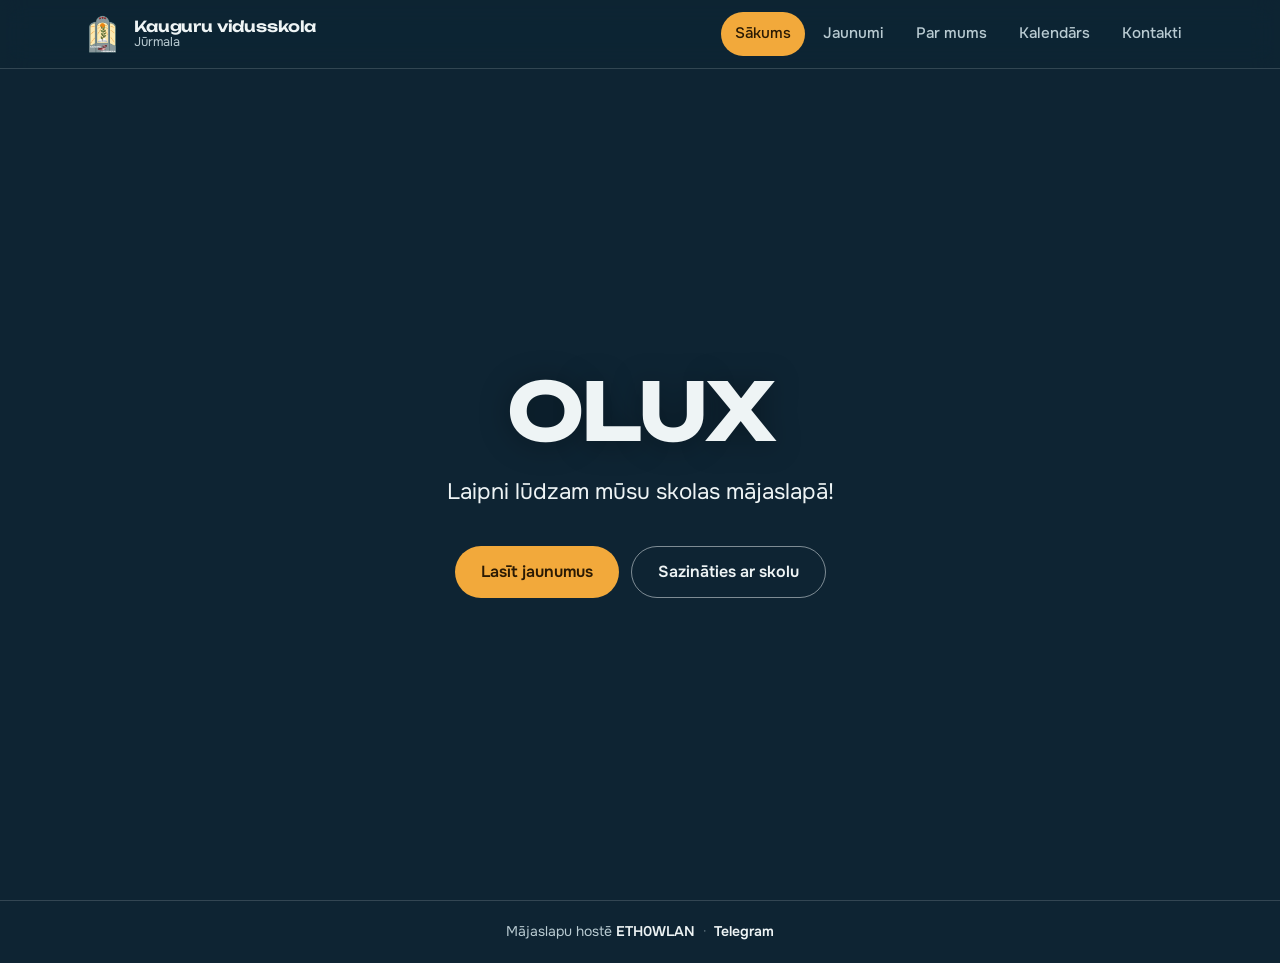
<file: index.html>
<!DOCTYPE html>
<html lang="lv">
<head>
  <meta charset="UTF-8">
  <meta name="viewport" content="width=device-width, initial-scale=1, viewport-fit=cover">
  <title>Jūrmalas Kauguru vidusskola</title>
  <meta name="description" content="Jūrmalas Kauguru vidusskolas mājaslapa: jaunumi, informācija par skolu, kalendārs un kontakti.">
  <meta name="theme-color" content="#0E2433">
  <meta name="mobile-web-app-capable" content="yes">
  <meta name="apple-mobile-web-app-capable" content="yes">
  <meta name="apple-mobile-web-app-status-bar-style" content="black-translucent">
  <meta name="apple-mobile-web-app-title" content="KVS">
  <meta name="format-detection" content="telephone=no">
  <link rel="manifest" href="manifest.webmanifest">
  <link rel="icon" href="logo.png">
  <link rel="apple-touch-icon" href="logo.png">

  <link rel="preconnect" href="https://fonts.googleapis.com">
  <link rel="preconnect" href="https://fonts.gstatic.com" crossorigin>
  <link rel="stylesheet" href="https://fonts.googleapis.com/css2?family=Onest:wght@400;500;600;700&family=Unbounded:wght@500;600;700&display=swap">
  <link rel="stylesheet" href="style.css">
</head>

<body class="home">
  <a class="skip-link" href="#saturs">Pāriet uz saturu</a>
  <img src="kgvsk.png" alt="" class="bg-image">

  <header class="site-header">
    <div class="header-inner">
      <a class="brand" href="index.html" aria-label="Jūrmalas Kauguru vidusskola – sākums">
        <img src="logo.png" alt="" width="38" height="38">
        <span>Kauguru vidusskola<small>Jūrmala</small></span>
      </a>

      <nav class="nav" aria-label="Galvenā navigācija">
        <ul>
        <li><a href="index.html" aria-current="page"><svg viewBox="0 0 24 24" fill="none" stroke="currentColor" stroke-width="1.8" stroke-linecap="round" stroke-linejoin="round" aria-hidden="true"><path d="M3 10.5 12 3l9 7.5V20a1 1 0 0 1-1 1h-5v-6h-6v6H4a1 1 0 0 1-1-1z"/></svg><span>Sākums</span></a></li>
        <li><a href="jaunumi.html"><svg viewBox="0 0 24 24" fill="none" stroke="currentColor" stroke-width="1.8" stroke-linecap="round" stroke-linejoin="round" aria-hidden="true"><rect x="3" y="4" width="18" height="16" rx="2"/><path d="M7 8.5h10M7 12h10M7 15.5h6"/></svg><span>Jaunumi</span></a></li>
        <li><a href="info.html"><svg viewBox="0 0 24 24" fill="none" stroke="currentColor" stroke-width="1.8" stroke-linecap="round" stroke-linejoin="round" aria-hidden="true"><circle cx="12" cy="12" r="9"/><path d="M12 11v5.5M12 7.6v.1"/></svg><span>Par mums</span></a></li>
        <li><a href="kalendars.html"><svg viewBox="0 0 24 24" fill="none" stroke="currentColor" stroke-width="1.8" stroke-linecap="round" stroke-linejoin="round" aria-hidden="true"><rect x="3" y="5" width="18" height="16" rx="2"/><path d="M3 10h18M8 3v4M16 3v4"/></svg><span>Kalendārs</span></a></li>
        <li><a href="kon.html"><svg viewBox="0 0 24 24" fill="none" stroke="currentColor" stroke-width="1.8" stroke-linecap="round" stroke-linejoin="round" aria-hidden="true"><path d="M5 4h3.5l2 5-2.4 1.6a11 11 0 0 0 5.3 5.3L15 13.5l5 2V19a2 2 0 0 1-2 2A15 15 0 0 1 3 6a2 2 0 0 1 2-2z"/></svg><span>Kontakti</span></a></li>
        </ul>
      </nav>
    </div>
  </header>

  <main id="saturs">
    <section class="hero">
      <div class="container">
        <h1>OLUX</h1>
        <p class="fx-smear">
          <span class="sr-only">OLUX</span>
          <span aria-hidden="true"><span class="w"><b style="--i:0">L</b><b style="--i:1">a</b><b style="--i:2">i</b><b style="--i:3">p</b><b style="--i:4">n</b><b style="--i:5">i</b></span> <span class="w"><b style="--i:7">l</b><b style="--i:8">ū</b><b style="--i:9">d</b><b style="--i:10">z</b><b style="--i:11">a</b><b style="--i:12">m</b></span> <span class="w"><b style="--i:14">m</b><b style="--i:15">ū</b><b style="--i:16">s</b><b style="--i:17">u</b></span> <span class="w"><b style="--i:19">s</b><b style="--i:20">k</b><b style="--i:21">o</b><b style="--i:22">l</b><b style="--i:23">a</b><b style="--i:24">s</b></span> <span class="w"><b style="--i:26">m</b><b style="--i:27">ā</b><b style="--i:28">j</b><b style="--i:29">a</b><b style="--i:30">s</b><b style="--i:31">l</b><b style="--i:32">a</b><b style="--i:33">p</b><b style="--i:34">ā</b><b style="--i:35">!</b></span></span>
        </p>
        <div class="hero-actions">
          <a class="btn btn-primary" href="jaunumi.html">Lasīt jaunumus</a>
          <a class="btn btn-ghost" href="kon.html">Sazināties ar skolu</a>
        </div>
      </div>
    </section>
  </main>
  <footer class="site-footer">
    <p>
      Mājaslapu hostē <a href="https://eth0wlan.space" target="_blank" rel="noopener">ETH0WLAN</a><span class="sep" aria-hidden="true">·</span><a href="https://t.me/eth0wlan" target="_blank" rel="noopener">Telegram</a>
    </p>
  </footer>
</body>
</html>
</file>
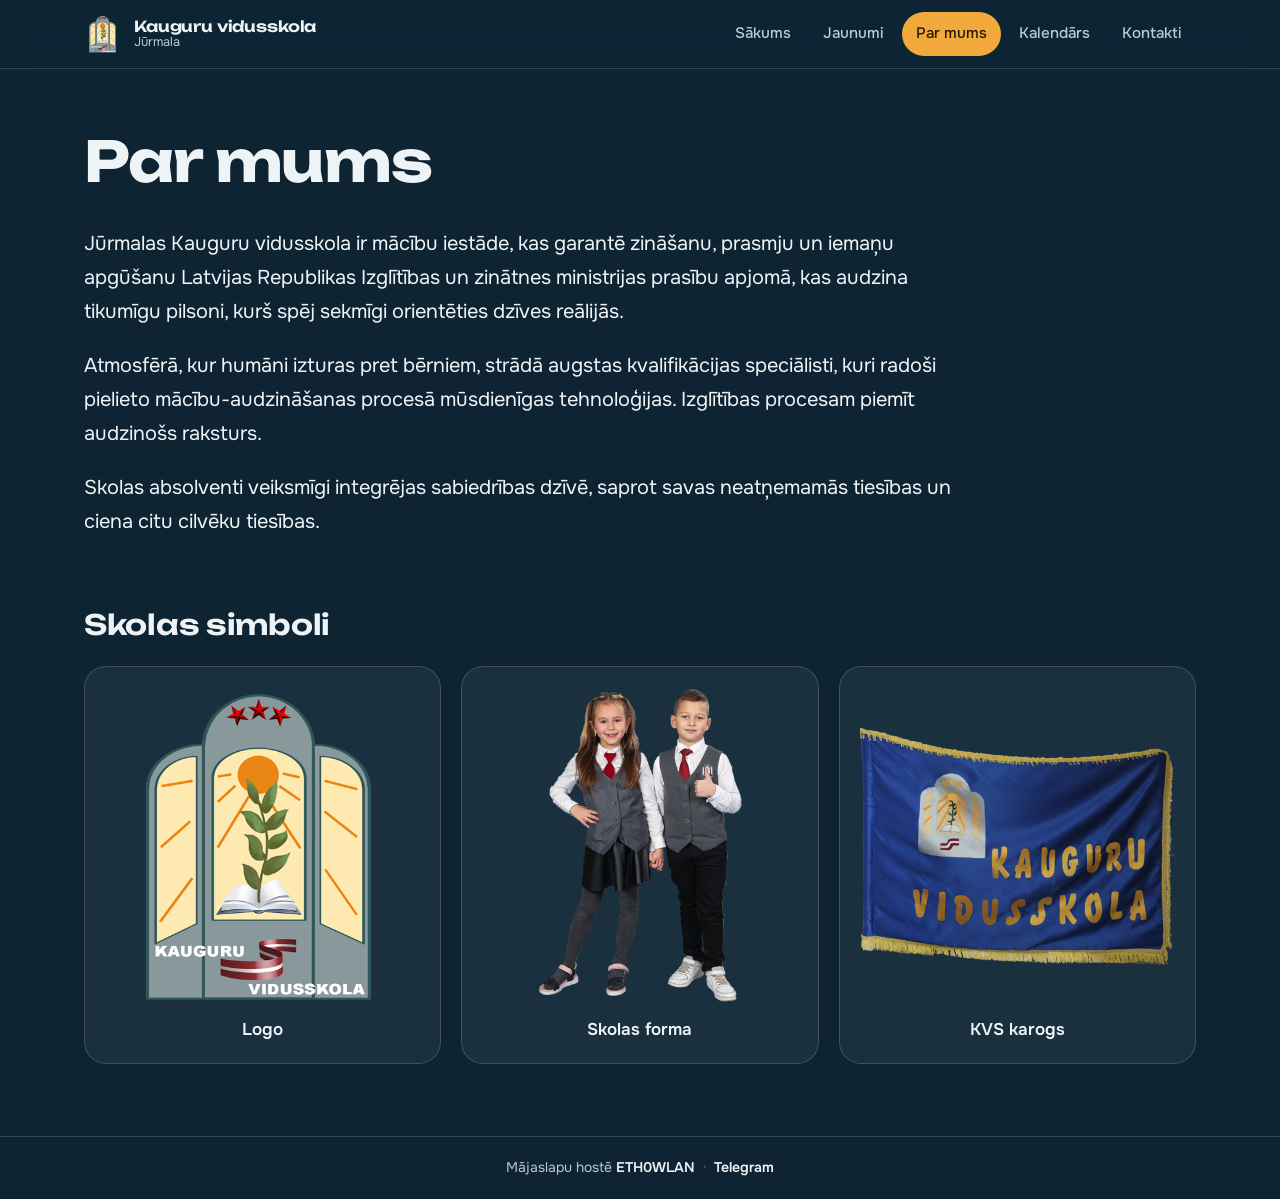
<file: info.html>
<!DOCTYPE html>
<html lang="lv">
<head>
  <meta charset="UTF-8">
  <meta name="viewport" content="width=device-width, initial-scale=1, viewport-fit=cover">
  <title>Par mums – Kauguru vidusskola</title>
  <meta name="description" content="Par Jūrmalas Kauguru vidusskolu un tās simboliem.">
  <meta name="theme-color" content="#0E2433">
  <meta name="mobile-web-app-capable" content="yes">
  <meta name="apple-mobile-web-app-capable" content="yes">
  <meta name="apple-mobile-web-app-status-bar-style" content="black-translucent">
  <meta name="apple-mobile-web-app-title" content="KVS">
  <meta name="format-detection" content="telephone=no">
  <link rel="manifest" href="manifest.webmanifest">
  <link rel="icon" href="logo.png">
  <link rel="apple-touch-icon" href="logo.png">

  <link rel="preconnect" href="https://fonts.googleapis.com">
  <link rel="preconnect" href="https://fonts.gstatic.com" crossorigin>
  <link rel="stylesheet" href="https://fonts.googleapis.com/css2?family=Onest:wght@400;500;600;700&family=Unbounded:wght@500;600;700&display=swap">
  <link rel="stylesheet" href="style.css">
</head>

<body class="page">
  <a class="skip-link" href="#saturs">Pāriet uz saturu</a>
  <img src="kgvsk.png" alt="" class="bg-image">

  <header class="site-header">
    <div class="header-inner">
      <a class="brand" href="index.html" aria-label="Jūrmalas Kauguru vidusskola – sākums">
        <img src="logo.png" alt="" width="38" height="38">
        <span>Kauguru vidusskola<small>Jūrmala</small></span>
      </a>

      <nav class="nav" aria-label="Galvenā navigācija">
        <ul>
        <li><a href="index.html"><svg viewBox="0 0 24 24" fill="none" stroke="currentColor" stroke-width="1.8" stroke-linecap="round" stroke-linejoin="round" aria-hidden="true"><path d="M3 10.5 12 3l9 7.5V20a1 1 0 0 1-1 1h-5v-6h-6v6H4a1 1 0 0 1-1-1z"/></svg><span>Sākums</span></a></li>
        <li><a href="jaunumi.html"><svg viewBox="0 0 24 24" fill="none" stroke="currentColor" stroke-width="1.8" stroke-linecap="round" stroke-linejoin="round" aria-hidden="true"><rect x="3" y="4" width="18" height="16" rx="2"/><path d="M7 8.5h10M7 12h10M7 15.5h6"/></svg><span>Jaunumi</span></a></li>
        <li><a href="info.html" aria-current="page"><svg viewBox="0 0 24 24" fill="none" stroke="currentColor" stroke-width="1.8" stroke-linecap="round" stroke-linejoin="round" aria-hidden="true"><circle cx="12" cy="12" r="9"/><path d="M12 11v5.5M12 7.6v.1"/></svg><span>Par mums</span></a></li>
        <li><a href="kalendars.html"><svg viewBox="0 0 24 24" fill="none" stroke="currentColor" stroke-width="1.8" stroke-linecap="round" stroke-linejoin="round" aria-hidden="true"><rect x="3" y="5" width="18" height="16" rx="2"/><path d="M3 10h18M8 3v4M16 3v4"/></svg><span>Kalendārs</span></a></li>
        <li><a href="kon.html"><svg viewBox="0 0 24 24" fill="none" stroke="currentColor" stroke-width="1.8" stroke-linecap="round" stroke-linejoin="round" aria-hidden="true"><path d="M5 4h3.5l2 5-2.4 1.6a11 11 0 0 0 5.3 5.3L15 13.5l5 2V19a2 2 0 0 1-2 2A15 15 0 0 1 3 6a2 2 0 0 1 2-2z"/></svg><span>Kontakti</span></a></li>
        </ul>
      </nav>
    </div>
  </header>

  <main id="saturs">
    <div class="container">
      <header class="page-head">
        <h1>Par mums</h1>
      </header>

      <div class="mission">
        <p>Jūrmalas Kauguru vidusskola ir mācību iestāde, kas garantē zināšanu, prasmju un iemaņu apgūšanu Latvijas Republikas Izglītības un zinātnes ministrijas prasību apjomā, kas audzina tikumīgu pilsoni, kurš spēj sekmīgi orientēties dzīves reālijās.</p>
        <p>Atmosfērā, kur humāni izturas pret bērniem, strādā augstas kvalifikācijas speciālisti, kuri radoši pielieto mācību-audzināšanas procesā mūsdienīgas tehnoloģijas. Izglītības procesam piemīt audzinošs raksturs.</p>
        <p>Skolas absolventi veiksmīgi integrējas sabiedrības dzīvē, saprot savas neatņemamās tiesības un ciena citu cilvēku tiesības.</p>
      </div>

      <h2 class="section-title">Skolas simboli</h2>
      <ul class="symbols">
        <li>
          <figure class="symbol">
            <img src="logo.png" alt="Kauguru vidusskolas logo" loading="lazy">
            <figcaption>Logo</figcaption>
          </figure>
        </li>
        <li>
          <figure class="symbol">
            <img src="skolas-forma.png" alt="Kauguru vidusskolas skolas forma" loading="lazy">
            <figcaption>Skolas forma</figcaption>
          </figure>
        </li>
        <li>
          <figure class="symbol">
            <img src="kvs-karogs.png" alt="Kauguru vidusskolas karogs" loading="lazy">
            <figcaption>KVS karogs</figcaption>
          </figure>
        </li>
      </ul>
    </div>
  </main>
    <footer class="site-footer">
    <p>
      Mājaslapu hostē <a href="https://eth0wlan.space" target="_blank" rel="noopener">ETH0WLAN</a><span class="sep" aria-hidden="true">·</span><a href="https://t.me/eth0wlan" target="_blank" rel="noopener">Telegram</a>
    </p>
  </footer>
</body>
</html>
</file>
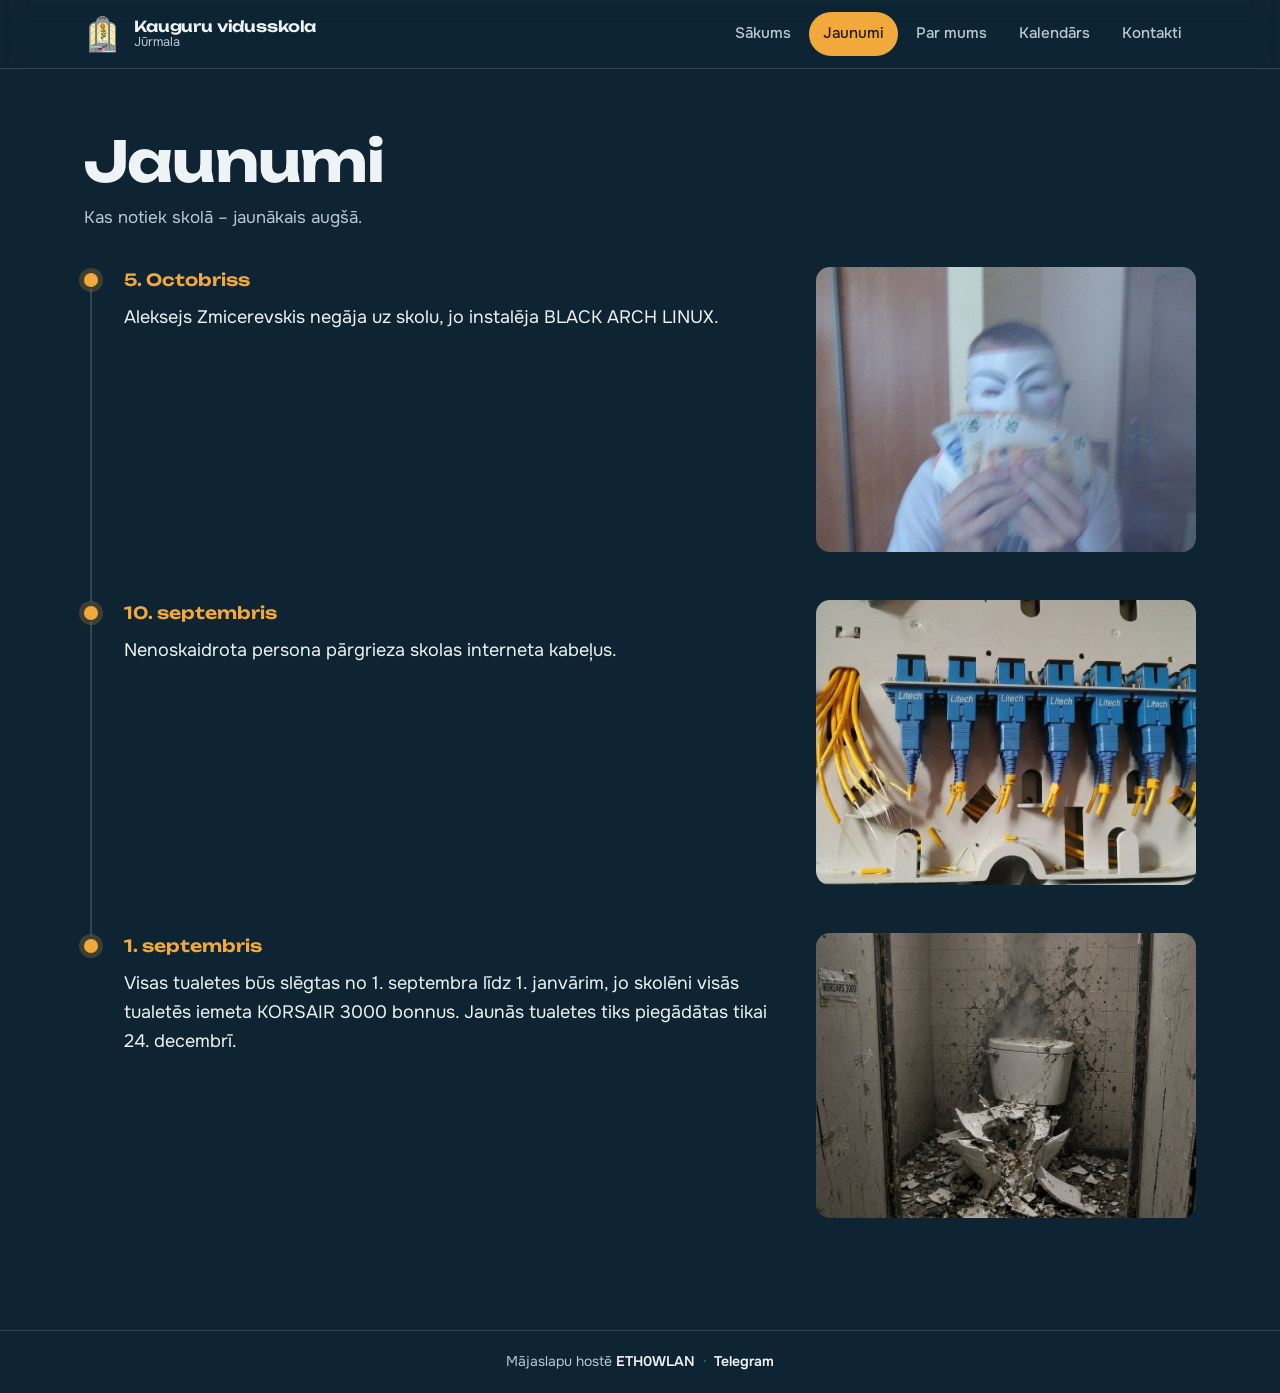
<file: jaunumi.html>
<!DOCTYPE html>
<html lang="lv">
<head>
  <meta charset="UTF-8">
  <meta name="viewport" content="width=device-width, initial-scale=1, viewport-fit=cover">
  <title>Jaunumi – Kauguru vidusskola</title>
  <meta name="description" content="Jaunākās ziņas no Jūrmalas Kauguru vidusskolas.">

  <meta name="theme-color" content="#0E2433">
  <meta name="mobile-web-app-capable" content="yes">
  <meta name="apple-mobile-web-app-capable" content="yes">
  <meta name="apple-mobile-web-app-status-bar-style" content="black-translucent">
  <meta name="apple-mobile-web-app-title" content="KVS">
  <meta name="format-detection" content="telephone=no">
  <link rel="manifest" href="manifest.webmanifest">
  <link rel="icon" href="logo.png">
  <link rel="apple-touch-icon" href="logo.png">

  <link rel="preconnect" href="https://fonts.googleapis.com">
  <link rel="preconnect" href="https://fonts.gstatic.com" crossorigin>
  <link rel="stylesheet" href="https://fonts.googleapis.com/css2?family=Onest:wght@400;500;600;700&family=Unbounded:wght@500;600;700&display=swap">
  <link rel="stylesheet" href="style.css">
</head>

<body class="page">
  <a class="skip-link" href="#saturs">Pāriet uz saturu</a>
  <img src="kgvsk.png" alt="" class="bg-image">

  <header class="site-header">
    <div class="header-inner">
      <a class="brand" href="index.html" aria-label="Jūrmalas Kauguru vidusskola – sākums">
        <img src="logo.png" alt="" width="38" height="38">
        <span>Kauguru vidusskola<small>Jūrmala</small></span>
      </a>

      <nav class="nav" aria-label="Galvenā navigācija">
        <ul>
        <li><a href="index.html"><svg viewBox="0 0 24 24" fill="none" stroke="currentColor" stroke-width="1.8" stroke-linecap="round" stroke-linejoin="round" aria-hidden="true"><path d="M3 10.5 12 3l9 7.5V20a1 1 0 0 1-1 1h-5v-6h-6v6H4a1 1 0 0 1-1-1z"/></svg><span>Sākums</span></a></li>
        <li><a href="jaunumi.html" aria-current="page"><svg viewBox="0 0 24 24" fill="none" stroke="currentColor" stroke-width="1.8" stroke-linecap="round" stroke-linejoin="round" aria-hidden="true"><rect x="3" y="4" width="18" height="16" rx="2"/><path d="M7 8.5h10M7 12h10M7 15.5h6"/></svg><span>Jaunumi</span></a></li>
        <li><a href="info.html"><svg viewBox="0 0 24 24" fill="none" stroke="currentColor" stroke-width="1.8" stroke-linecap="round" stroke-linejoin="round" aria-hidden="true"><circle cx="12" cy="12" r="9"/><path d="M12 11v5.5M12 7.6v.1"/></svg><span>Par mums</span></a></li>
        <li><a href="kalendars.html"><svg viewBox="0 0 24 24" fill="none" stroke="currentColor" stroke-width="1.8" stroke-linecap="round" stroke-linejoin="round" aria-hidden="true"><rect x="3" y="5" width="18" height="16" rx="2"/><path d="M3 10h18M8 3v4M16 3v4"/></svg><span>Kalendārs</span></a></li>
        <li><a href="kon.html"><svg viewBox="0 0 24 24" fill="none" stroke="currentColor" stroke-width="1.8" stroke-linecap="round" stroke-linejoin="round" aria-hidden="true"><path d="M5 4h3.5l2 5-2.4 1.6a11 11 0 0 0 5.3 5.3L15 13.5l5 2V19a2 2 0 0 1-2 2A15 15 0 0 1 3 6a2 2 0 0 1 2-2z"/></svg><span>Kontakti</span></a></li>
        </ul>
      </nav>
    </div>
  </header>

  <main id="saturs">
    <div class="container">
      <header class="page-head">
        <h1>Jaunumi</h1>
        <p>Kas notiek skolā – jaunākais augšā.</p>
      </header>
       <li class="news-item">
          <div>
            <time datetime="09-05">5. Octobriss</time>
            <p>Aleksejs Zmicerevskis negāja uz skolu, jo instalēja BLACK ARCH LINUX.</p>
          </div>
          <img src="linuxuser.jpg" alt="Tualete" loading="lazy">
        </li>
      </ol>
        <ol class="news">
        <li class="news-item">
          <div>
            <time datetime="08-10">10. septembris</time>
            <p>Nenoskaidrota persona pārgrieza skolas interneta kabeļus.</p>
          </div>
          <img src="olux.jpg" alt="Ilustrācija ziņai par interneta kabeļiem" loading="lazy">
        </li>

      <li class="news-item">
          <div>
            <time datetime="08-01">1. septembris</time>
            <p>Visas tualetes būs slēgtas no 1. septembra līdz 1. janvārim, jo skolēni visās tualetēs iemeta KORSAIR 3000 bonnus. Jaunās tualetes tiks piegādātas tikai 24. decembrī.</p>
          </div>
          <img src="t.jpg" alt="Tualete" loading="lazy">
        </li>
    </div>
  </main>
    <footer class="site-footer">
    <p>
      Mājaslapu hostē <a href="https://eth0wlan.space" target="_blank" rel="noopener">ETH0WLAN</a><span class="sep" aria-hidden="true">·</span><a href="https://t.me/eth0wlan" target="_blank" rel="noopener">Telegram</a>
    </p>
  </footer>

</body>

</html>
</file>
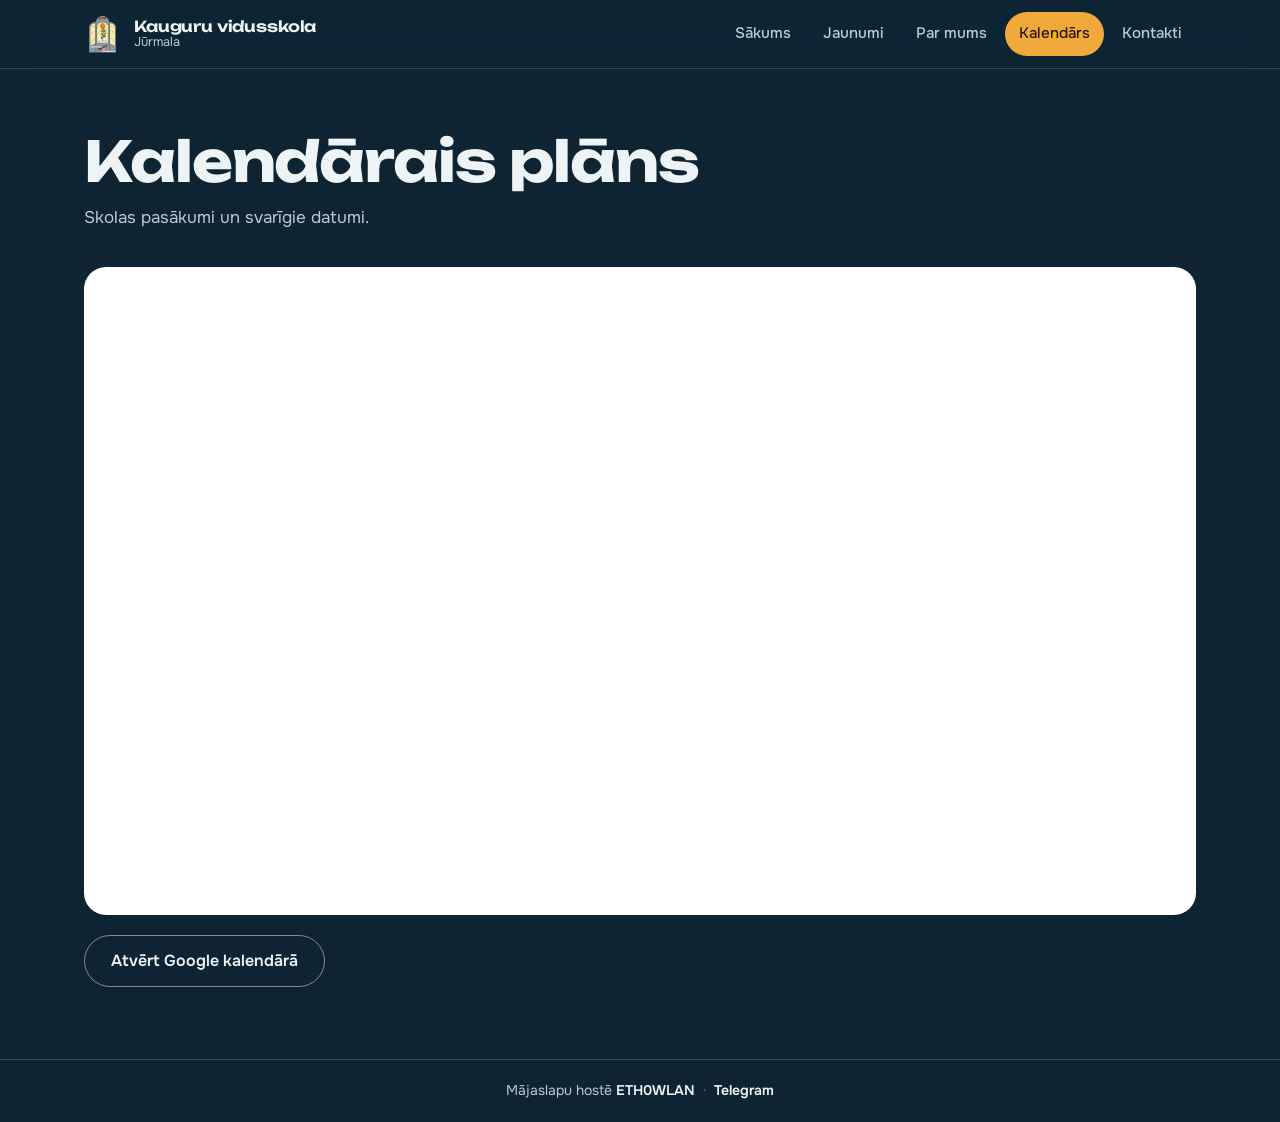
<file: kalendars.html>
<!DOCTYPE html>
<html lang="lv">
<head>
  <meta charset="UTF-8">
  <meta name="viewport" content="width=device-width, initial-scale=1, viewport-fit=cover">
  <title>Kalendārs – Kauguru vidusskola</title>
  <meta name="description" content="Jūrmalas Kauguru vidusskolas kalendārais plāns.">

  <!-- Telefons: krāsa joslai, ikona sākuma ekrānam, darbība kā lietotnei -->
  <meta name="theme-color" content="#0E2433">
  <meta name="mobile-web-app-capable" content="yes">
  <meta name="apple-mobile-web-app-capable" content="yes">
  <meta name="apple-mobile-web-app-status-bar-style" content="black-translucent">
  <meta name="apple-mobile-web-app-title" content="KVS">
  <meta name="format-detection" content="telephone=no">
  <link rel="manifest" href="manifest.webmanifest">
  <link rel="icon" href="logo.png">
  <link rel="apple-touch-icon" href="logo.png">

  <link rel="preconnect" href="https://fonts.googleapis.com">
  <link rel="preconnect" href="https://fonts.gstatic.com" crossorigin>
  <link rel="stylesheet" href="https://fonts.googleapis.com/css2?family=Onest:wght@400;500;600;700&family=Unbounded:wght@500;600;700&display=swap">
  <link rel="stylesheet" href="style.css">
</head>

<body class="page">
  <a class="skip-link" href="#saturs">Pāriet uz saturu</a>
  <img src="kgvsk.png" alt="" class="bg-image">

  <header class="site-header">
    <div class="header-inner">
      <a class="brand" href="index.html" aria-label="Jūrmalas Kauguru vidusskola – sākums">
        <img src="logo.png" alt="" width="38" height="38">
        <span>Kauguru vidusskola<small>Jūrmala</small></span>
      </a>

      <nav class="nav" aria-label="Galvenā navigācija">
        <ul>
        <li><a href="index.html"><svg viewBox="0 0 24 24" fill="none" stroke="currentColor" stroke-width="1.8" stroke-linecap="round" stroke-linejoin="round" aria-hidden="true"><path d="M3 10.5 12 3l9 7.5V20a1 1 0 0 1-1 1h-5v-6h-6v6H4a1 1 0 0 1-1-1z"/></svg><span>Sākums</span></a></li>
        <li><a href="jaunumi.html"><svg viewBox="0 0 24 24" fill="none" stroke="currentColor" stroke-width="1.8" stroke-linecap="round" stroke-linejoin="round" aria-hidden="true"><rect x="3" y="4" width="18" height="16" rx="2"/><path d="M7 8.5h10M7 12h10M7 15.5h6"/></svg><span>Jaunumi</span></a></li>
        <li><a href="info.html"><svg viewBox="0 0 24 24" fill="none" stroke="currentColor" stroke-width="1.8" stroke-linecap="round" stroke-linejoin="round" aria-hidden="true"><circle cx="12" cy="12" r="9"/><path d="M12 11v5.5M12 7.6v.1"/></svg><span>Par mums</span></a></li>
        <li><a href="kalendars.html" aria-current="page"><svg viewBox="0 0 24 24" fill="none" stroke="currentColor" stroke-width="1.8" stroke-linecap="round" stroke-linejoin="round" aria-hidden="true"><rect x="3" y="5" width="18" height="16" rx="2"/><path d="M3 10h18M8 3v4M16 3v4"/></svg><span>Kalendārs</span></a></li>
        <li><a href="kon.html"><svg viewBox="0 0 24 24" fill="none" stroke="currentColor" stroke-width="1.8" stroke-linecap="round" stroke-linejoin="round" aria-hidden="true"><path d="M5 4h3.5l2 5-2.4 1.6a11 11 0 0 0 5.3 5.3L15 13.5l5 2V19a2 2 0 0 1-2 2A15 15 0 0 1 3 6a2 2 0 0 1 2-2z"/></svg><span>Kontakti</span></a></li>
        </ul>
      </nav>
    </div>
  </header>

  <main id="saturs">
    <div class="container">
      <header class="page-head">
        <h1>Kalendārais plāns</h1>
        <p>Skolas pasākumi un svarīgie datumi.</p>
      </header>

      <div class="calendar-frame">
        <iframe id="kalendars" title="Skolas kalendārs" src="https://calendar.google.com/calendar/embed?src=lm09omf5vbimu9sq7rovsoo6m4%40group.calendar.google.com&ctz=Europe%2FRiga&hl=lv&showTitle=0&showPrint=0&amp;mode=MONTH" loading="lazy"></iframe>
      </div>

      <p class="calendar-link">
        <a class="btn btn-ghost" href="https://calendar.google.com/calendar/u/0/embed?src=lm09omf5vbimu9sq7rovsoo6m4@group.calendar.google.com&amp;ctz=Europe/Riga" target="_blank" rel="noopener noreferrer">Atvērt Google kalendārā</a>
      </p>
    </div>

    <script>
      (function () {
        var frame = document.getElementById("kalendars");
        if (window.matchMedia("(max-width: 760px)").matches) {
          frame.src = frame.src.replace("mode=MONTH", "mode=AGENDA");
        }
      })();
    </script>
  </main>
    <footer class="site-footer">
    <p>
      Mājaslapu hostē <a href="https://eth0wlan.space" target="_blank" rel="noopener">ETH0WLAN</a><span class="sep" aria-hidden="true">·</span><a href="https://t.me/eth0wlan" target="_blank" rel="noopener">Telegram</a>
    </p>
  </footer>
</body>


</html>
</file>
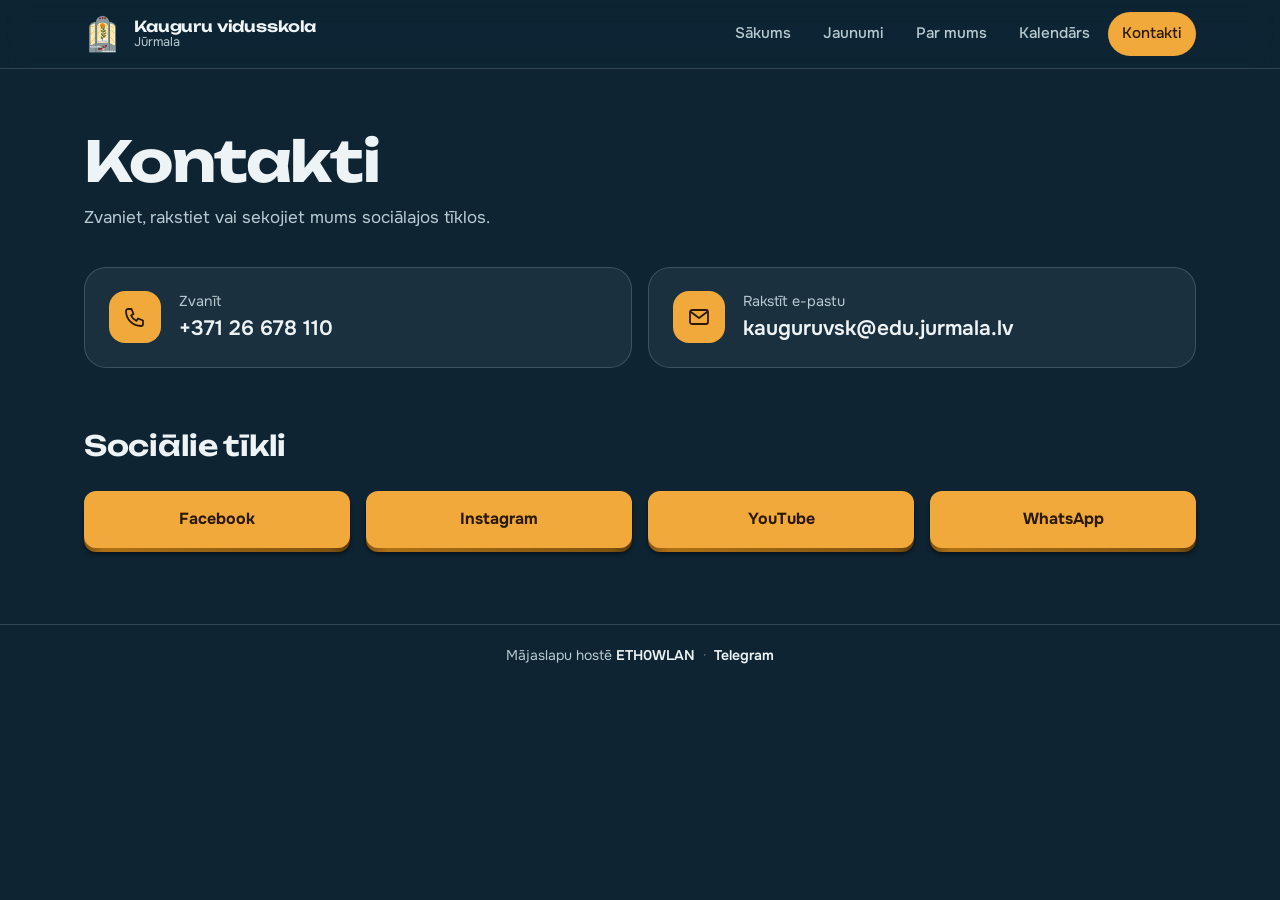
<file: kon.html>
<!DOCTYPE html>
<html lang="lv">
<head>
  <meta charset="UTF-8">
  <meta name="viewport" content="width=device-width, initial-scale=1, viewport-fit=cover">
  <title>Kontakti – Kauguru vidusskola</title>
  <meta name="description" content="Jūrmalas Kauguru vidusskolas tālrunis, e-pasts un sociālie tīkli.">

  <!-- Telefons: krāsa joslai, ikona sākuma ekrānam, darbība kā lietotnei -->
  <meta name="theme-color" content="#0E2433">
  <meta name="mobile-web-app-capable" content="yes">
  <meta name="apple-mobile-web-app-capable" content="yes">
  <meta name="apple-mobile-web-app-status-bar-style" content="black-translucent">
  <meta name="apple-mobile-web-app-title" content="KVS">
  <meta name="format-detection" content="telephone=no">
  <link rel="manifest" href="manifest.webmanifest">
  <link rel="icon" href="logo.png">
  <link rel="apple-touch-icon" href="logo.png">

  <link rel="preconnect" href="https://fonts.googleapis.com">
  <link rel="preconnect" href="https://fonts.gstatic.com" crossorigin>
  <link rel="stylesheet" href="https://fonts.googleapis.com/css2?family=Onest:wght@400;500;600;700&family=Unbounded:wght@500;600;700&display=swap">
  <link rel="stylesheet" href="style.css">
</head>

<body class="page">
  <a class="skip-link" href="#saturs">Pāriet uz saturu</a>
  <img src="kgvsk.png" alt="" class="bg-image">

  <header class="site-header">
    <div class="header-inner">
      <a class="brand" href="index.html" aria-label="Jūrmalas Kauguru vidusskola – sākums">
        <img src="logo.png" alt="" width="38" height="38">
        <span>Kauguru vidusskola<small>Jūrmala</small></span>
      </a>

      <nav class="nav" aria-label="Galvenā navigācija">
        <ul>
        <li><a href="index.html"><svg viewBox="0 0 24 24" fill="none" stroke="currentColor" stroke-width="1.8" stroke-linecap="round" stroke-linejoin="round" aria-hidden="true"><path d="M3 10.5 12 3l9 7.5V20a1 1 0 0 1-1 1h-5v-6h-6v6H4a1 1 0 0 1-1-1z"/></svg><span>Sākums</span></a></li>
        <li><a href="jaunumi.html"><svg viewBox="0 0 24 24" fill="none" stroke="currentColor" stroke-width="1.8" stroke-linecap="round" stroke-linejoin="round" aria-hidden="true"><rect x="3" y="4" width="18" height="16" rx="2"/><path d="M7 8.5h10M7 12h10M7 15.5h6"/></svg><span>Jaunumi</span></a></li>
        <li><a href="info.html"><svg viewBox="0 0 24 24" fill="none" stroke="currentColor" stroke-width="1.8" stroke-linecap="round" stroke-linejoin="round" aria-hidden="true"><circle cx="12" cy="12" r="9"/><path d="M12 11v5.5M12 7.6v.1"/></svg><span>Par mums</span></a></li>
        <li><a href="kalendars.html"><svg viewBox="0 0 24 24" fill="none" stroke="currentColor" stroke-width="1.8" stroke-linecap="round" stroke-linejoin="round" aria-hidden="true"><rect x="3" y="5" width="18" height="16" rx="2"/><path d="M3 10h18M8 3v4M16 3v4"/></svg><span>Kalendārs</span></a></li>
        <li><a href="kon.html" aria-current="page"><svg viewBox="0 0 24 24" fill="none" stroke="currentColor" stroke-width="1.8" stroke-linecap="round" stroke-linejoin="round" aria-hidden="true"><path d="M5 4h3.5l2 5-2.4 1.6a11 11 0 0 0 5.3 5.3L15 13.5l5 2V19a2 2 0 0 1-2 2A15 15 0 0 1 3 6a2 2 0 0 1 2-2z"/></svg><span>Kontakti</span></a></li>
        </ul>
      </nav>
    </div>
  </header>

  <main id="saturs">
    <div class="container">
      <header class="page-head">
        <h1>Kontakti</h1>
        <p>Zvaniet, rakstiet vai sekojiet mums sociālajos tīklos.</p>
      </header>

      <div class="contact-cards">
        <a class="contact-card" href="tel:+37126678110">
          <span class="icon"><svg viewBox="0 0 24 24" fill="none" stroke="currentColor" stroke-width="1.8" stroke-linecap="round" stroke-linejoin="round" aria-hidden="true"><path d="M5 4h3.5l2 5-2.4 1.6a11 11 0 0 0 5.3 5.3L15 13.5l5 2V19a2 2 0 0 1-2 2A15 15 0 0 1 3 6a2 2 0 0 1 2-2z"/></svg></span>
          <span>
            <span class="label">Zvanīt</span>
            <span class="value">+371 26 678 110</span>
          </span>
        </a>
        <a class="contact-card" href="mailto:kauguruvsk@edu.jurmala.lv">
          <span class="icon"><svg viewBox="0 0 24 24" fill="none" stroke="currentColor" stroke-width="1.8" stroke-linecap="round" stroke-linejoin="round" aria-hidden="true"><rect x="3" y="5" width="18" height="14" rx="2"/><path d="m4 7 8 6 8-6"/></svg></span>
          <span>
            <span class="label">Rakstīt e-pastu</span>
            <span class="value">kauguruvsk@<wbr>edu.jurmala.lv</span>
          </span>
        </a>
      </div>

      <h2 class="section-title">Sociālie tīkli</h2>
      <ul class="socials">
        <li>
          <a class="pushable" href="https://www.facebook.com/kauguruvsk/" target="_blank" rel="noopener noreferrer">
            <span class="shadow"></span>
            <span class="edge"></span>
            <span class="front">Facebook</span>
          </a>
        </li>
        <li>
          <a class="pushable" href="https://www.instagram.com/kauguruvidusskola/" target="_blank" rel="noopener noreferrer">
            <span class="shadow"></span>
            <span class="edge"></span>
            <span class="front">Instagram</span>
          </a>
        </li>
        <li>
          <a class="pushable" href="https://www.youtube.com/results?search_query=kauguru+vidusskola" target="_blank" rel="noopener noreferrer">
            <span class="shadow"></span>
            <span class="edge"></span>
            <span class="front">YouTube</span>
          </a>
        </li>
        <li>
          <a class="pushable" href="https://wa.me/37126678110?text=Mani+interes%C4%93%2C+k%C4%81+es+varu+uz%C5%86emt+savu+b%C4%93rnu+j%C5%ABsu+skol%C4%81%3F" target="_blank" rel="noopener noreferrer">
            <span class="shadow"></span>
            <span class="edge"></span>
            <span class="front">WhatsApp</span>
          </a>
        </li>
      </ul>
    </div>
  </main>
     <footer class="site-footer">
    <p>
      Mājaslapu hostē <a href="https://eth0wlan.space" target="_blank" rel="noopener">ETH0WLAN</a><span class="sep" aria-hidden="true">·</span><a href="https://t.me/eth0wlan" target="_blank" rel="noopener">Telegram</a>
    </p>
  </footer>
</body>
</html>
</file>
<file: style.css>
/* =========================================================
   Jūrmalas Kauguru vidusskola — stils
   Krāsas: Baltijas jūra + dzintars
   ========================================================= */

:root {
  --sea: #0E2433;
  --sea-2: #16364A;
  --foam: #EEF4F5;
  --mist: #B9CBD2;
  --amber: #F2A93B;
  --amber-hover: #F7BA5C;
  --amber-ink: #2A1A04;
  --line: rgba(238, 244, 245, 0.16);
  --tint: rgba(238, 244, 245, 0.06);

  --display: "Unbounded", "Arial Black", system-ui, sans-serif;
  --body: "Onest", system-ui, -apple-system, "Segoe UI", Roboto, Arial, sans-serif;

  --header-h: 68px;
  --tab-h: 0px;
  --safe-t: env(safe-area-inset-top, 0px);
  --safe-b: env(safe-area-inset-bottom, 0px);

  --radius-l: 22px;
  --radius-m: 14px;

  color-scheme: dark;
}

*,
*::before,
*::after {
  box-sizing: border-box;
}

html {
  height: 100%;
  background: var(--sea);
  -webkit-text-size-adjust: 100%;
  scroll-padding-top: calc(var(--header-h) + var(--safe-t));
}

body {
  margin: 0;
  min-height: 100%;
  font-family: var(--body);
  font-size: 1.0625rem;
  line-height: 1.55;
  color: var(--foam);
  background: var(--sea);
  overflow-x: hidden;
  -webkit-tap-highlight-color: transparent;
}

img {
  display: block;
  max-width: 100%;
}

a {
  color: inherit;
}

:focus-visible {
  outline: 3px solid var(--amber);
  outline-offset: 3px;
  border-radius: 6px;
}

.sr-only {
  position: absolute;
  width: 1px;
  height: 1px;
  margin: -1px;
  padding: 0;
  overflow: hidden;
  clip: rect(0 0 0 0);
  white-space: nowrap;
  border: 0;
}

.skip-link {
  position: fixed;
  top: calc(var(--safe-t) + 8px);
  left: 8px;
  z-index: 100;
  padding: 10px 16px;
  border-radius: 999px;
  background: var(--amber);
  color: var(--amber-ink);
  font-weight: 600;
  text-decoration: none;
  transform: translateY(-200%);
}

.skip-link:focus {
  transform: none;
}

/* =========================
   FONS
   ========================= */

.bg-image {
  position: fixed;
  inset: 0;
  width: 100%;
  height: 100%;
  object-fit: cover;
  z-index: -2;
  filter: blur(2px) saturate(0.9);
  transform: scale(1.04);
}

body::before {
  content: "";
  position: fixed;
  inset: 0;
  z-index: -1;
  background: linear-gradient(
    180deg,
    rgba(14, 36, 51, 0.35) 0%,
    rgba(14, 36, 51, 0.6) 50%,
    rgba(14, 36, 51, 0.92) 100%
  );
}

/* Apakšlapās fons tumšāks, lai teksts būtu labi salasāms */
body.page::before {
  background: linear-gradient(
    180deg,
    rgba(14, 36, 51, 0.82) 0%,
    rgba(14, 36, 51, 0.94) 40%,
    rgba(14, 36, 51, 0.97) 100%
  );
}

/* =========================
   GALVENE UN NAVIGĀCIJA
   ========================= */

.site-header {
  position: fixed;
  top: 0;
  left: 0;
  right: 0;
  z-index: 20;
  padding-top: var(--safe-t);
  border-bottom: 1px solid var(--line);
}

/* Stikla efekts uz pseido-elementa, lai apakšējā josla telefonā paliek piesaistīta ekrānam */
.site-header::before {
  content: "";
  position: absolute;
  inset: 0;
  z-index: -1;
  background: rgba(14, 36, 51, 0.72);
  -webkit-backdrop-filter: blur(14px) saturate(1.2);
  backdrop-filter: blur(14px) saturate(1.2);
}

.header-inner {
  max-width: 1160px;
  height: var(--header-h);
  margin: 0 auto;
  padding: 0 24px;
  display: flex;
  align-items: center;
  justify-content: space-between;
  gap: 24px;
}

.brand {
  display: flex;
  align-items: center;
  gap: 12px;
  text-decoration: none;
  font-family: var(--display);
  font-weight: 600;
  font-size: 0.95rem;
  line-height: 1.15;
  letter-spacing: -0.01em;
}

.brand img {
  width: 38px;
  height: 38px;
  object-fit: contain;
}

.brand small {
  display: block;
  font-family: var(--body);
  font-weight: 400;
  font-size: 0.8rem;
  letter-spacing: 0;
  color: var(--mist);
}

.nav ul {
  display: flex;
  gap: 4px;
  margin: 0;
  padding: 0;
  list-style: none;
}

.nav a {
  display: flex;
  align-items: center;
  min-height: 44px;
  padding: 0 14px;
  border-radius: 999px;
  color: var(--mist);
  font-size: 0.95rem;
  font-weight: 500;
  text-decoration: none;
  transition: background-color 0.2s ease, color 0.2s ease;
}

.nav a:hover {
  color: var(--foam);
  background: rgba(238, 244, 245, 0.08);
}

.nav a[aria-current="page"] {
  color: var(--amber-ink);
  background: var(--amber);
}

.nav svg {
  display: none;
  width: 24px;
  height: 24px;
  transition: transform 0.15s ease;
}

/* =========================
   SATURS
   ========================= */

main {
  padding-top: calc(var(--header-h) + var(--safe-t));
  padding-bottom: calc(var(--tab-h) + var(--safe-b));
}

.container {
  max-width: 1160px;
  margin: 0 auto;
  padding: 0 24px;
}

.page-head {
  padding: 64px 0 36px;
}

.page-head h1 {
  margin: 0;
  font-family: var(--display);
  font-weight: 700;
  font-size: clamp(2rem, 6vw, 3.5rem);
  line-height: 1.05;
  letter-spacing: -0.02em;
}

.page-head p {
  max-width: 56ch;
  margin: 14px 0 0;
  color: var(--mist);
}

.section-title {
  margin: 0 0 20px;
  font-family: var(--display);
  font-weight: 600;
  font-size: clamp(1.3rem, 3vw, 1.75rem);
  letter-spacing: -0.01em;
}

/* Pogas */

.btn {
  display: inline-flex;
  align-items: center;
  justify-content: center;
  min-height: 52px;
  padding: 0 26px;
  border-radius: 999px;
  font-size: 1rem;
  font-weight: 600;
  text-decoration: none;
  transition: transform 0.15s ease, background-color 0.2s ease;
}

.btn:active {
  transform: scale(0.97);
}

.btn-primary {
  background: var(--amber);
  color: var(--amber-ink);
}

.btn-primary:hover {
  background: var(--amber-hover);
}

.btn-ghost {
  border: 1.5px solid rgba(238, 244, 245, 0.5);
  color: var(--foam);
}

.btn-ghost:hover {
  background: rgba(238, 244, 245, 0.1);
}

/* =========================
   SĀKUMLAPA
   ========================= */

.hero {
  min-height: calc(100vh - var(--header-h) - var(--tab-h));
  min-height: calc(100svh - var(--header-h) - var(--safe-t) - var(--tab-h) - var(--safe-b));
  display: grid;
  place-items: center;
  padding: 48px 0;
  text-align: center;
}

.hero h1 {
  max-width: 14ch;
  margin: 0 auto;
  font-family: var(--display);
  font-weight: 700;
  font-size: clamp(2.1rem, 7.2vw, 5rem);
  line-height: 1.04;
  letter-spacing: -0.03em;
  text-wrap: balance;
  text-shadow: 0 2px 30px rgba(0, 0, 0, 0.35);
}

.hero-actions {
  display: flex;
  flex-wrap: wrap;
  justify-content: center;
  gap: 12px;
  margin-top: 36px;
}

/* Sveiciena animācija */

.fx-smear {
  margin: 22px 0 0;
  font-size: clamp(1.05rem, 2.6vw, 1.4rem);
  font-weight: 400;
}

.fx-smear .w {
  display: inline-block;
  white-space: nowrap;
}

.fx-smear b {
  display: inline-block;
  font-weight: inherit;
  opacity: 0;
  animation: fx-smear 2.9s cubic-bezier(0.16, 0.9, 0.3, 1) forwards;
  animation-delay: calc(var(--i) * 0.07s + 0.3s);
}

@keyframes fx-smear {
  0% {
    transform: translateX(-120px) scale(3.4, 0.68) skewX(-16deg);
    filter: blur(5px);
    opacity: 0;
  }
  17% {
    transform: translateX(0) scale(1, 1) skewX(0deg);
    filter: blur(0);
    opacity: 1;
  }
  25% {
    transform: scale(0.84, 1.14);
  }
  33% {
    transform: scale(1.06, 0.95);
  }
  41%,
  100% {
    transform: scale(1, 1);
    filter: blur(0);
    opacity: 1;
  }
}

/* =========================
   JAUNUMI
   ========================= */

.news {
  margin: 0;
  padding: 0 0 64px;
  list-style: none;
}

.news-item {
  position: relative;
  display: grid;
  grid-template-columns: minmax(0, 1fr) minmax(240px, 380px);
  gap: 32px;
  align-items: start;
  padding: 0 0 48px 40px;
}

/* Laika līnija */
.news-item::before {
  content: "";
  position: absolute;
  left: 6px;
  top: 22px;
  bottom: -2px;
  width: 2px;
  background: var(--line);
}

.news-item:last-child::before {
  display: none;
}

.news-item::after {
  content: "";
  position: absolute;
  left: 0;
  top: 6px;
  width: 14px;
  height: 14px;
  border-radius: 50%;
  background: var(--amber);
  box-shadow: 0 0 0 5px rgba(242, 169, 59, 0.2);
}

.news-item time {
  display: block;
  margin-bottom: 10px;
  font-family: var(--display);
  font-weight: 600;
  font-size: 1.05rem;
  color: var(--amber);
}

.news-item p {
  max-width: 60ch;
  margin: 0;
  font-size: 1.125rem;
  line-height: 1.6;
}

.news-item img {
  width: 100%;
  aspect-ratio: 4 / 3;
  object-fit: cover;
  border-radius: var(--radius-m);
  background: var(--sea-2);
}

/* =========================
   PAR MUMS
   ========================= */

.mission {
  max-width: 68ch;
  margin: 0 0 64px;
  font-size: clamp(1.0625rem, 2vw, 1.25rem);
  line-height: 1.7;
}

.mission p {
  margin: 0 0 1em;
}

.symbols {
  display: grid;
  grid-template-columns: repeat(3, minmax(0, 1fr));
  gap: 20px;
  margin: 0 0 72px;
  padding: 0;
  list-style: none;
}

.symbol {
  margin: 0;
  padding: 20px;
  border: 1px solid var(--line);
  border-radius: var(--radius-l);
  background: var(--tint);
}

.symbol img {
  width: 100%;
  aspect-ratio: 1;
  object-fit: contain;
}

.symbol figcaption {
  margin-top: 14px;
  text-align: center;
  font-weight: 600;
}

/* =========================
   KALENDĀRS
   ========================= */

.calendar-frame {
  height: min(72vh, 760px);
  border: 1px solid var(--line);
  border-radius: var(--radius-l);
  overflow: hidden;
  background: #fff;
}

.calendar-frame iframe {
  display: block;
  width: 100%;
  height: 100%;
  border: 0;
}

.calendar-link {
  margin: 20px 0 72px;
}

/* =========================
   KONTAKTI
   ========================= */

.contact-cards {
  display: grid;
  grid-template-columns: repeat(2, minmax(0, 1fr));
  gap: 16px;
  margin-bottom: 56px;
}

.contact-card {
  display: flex;
  align-items: center;
  gap: 18px;
  min-height: 96px;
  padding: 22px 24px;
  border: 1px solid var(--line);
  border-radius: var(--radius-l);
  background: var(--tint);
  text-decoration: none;
  transition: background-color 0.2s ease, border-color 0.2s ease, transform 0.15s ease;
}

.contact-card:hover {
  background: rgba(238, 244, 245, 0.1);
  border-color: rgba(242, 169, 59, 0.6);
}

.contact-card:active {
  transform: scale(0.99);
}

.contact-card .icon {
  flex: none;
  display: grid;
  place-items: center;
  width: 52px;
  height: 52px;
  border-radius: 16px;
  background: var(--amber);
  color: var(--amber-ink);
}

.contact-card .icon svg {
  width: 24px;
  height: 24px;
}

.contact-card .label {
  display: block;
  font-size: 0.9rem;
  color: var(--mist);
}

.contact-card .value {
  display: block;
  font-size: clamp(1.05rem, 2.4vw, 1.3rem);
  font-weight: 600;
  overflow-wrap: break-word;
}

/* Sociālo tīklu 3D pogas */

.socials {
  display: grid;
  grid-template-columns: repeat(4, minmax(0, 1fr));
  gap: 16px;
  margin: 0 0 72px;
  padding: 8px 0 0;
  list-style: none;
}

.pushable {
  position: relative;
  display: block;
  padding: 0;
  border: 0;
  background: transparent;
  text-decoration: none;
  cursor: pointer;
  outline-offset: 4px;
  transition: filter 250ms;
}

.pushable .shadow {
  position: absolute;
  inset: 0;
  border-radius: 12px;
  background: rgba(0, 0, 0, 0.55);
  filter: blur(2px);
  will-change: transform;
  transform: translateY(2px);
  transition: transform 600ms cubic-bezier(0.3, 0.7, 0.4, 1);
}

.pushable .edge {
  position: absolute;
  inset: 0;
  border-radius: 12px;
  background: linear-gradient(
    to right,
    hsl(36, 80%, 28%) 0%,
    hsl(36, 80%, 38%) 8%,
    hsl(36, 80%, 28%) 92%,
    hsl(36, 80%, 20%) 100%
  );
}

.pushable .front {
  position: relative;
  display: block;
  padding: 16px 12px;
  border-radius: 12px;
  background: var(--amber);
  color: var(--amber-ink);
  text-align: center;
  font-size: 1rem;
  font-weight: 700;
  transform: translateY(-4px);
  transition: transform 600ms cubic-bezier(0.3, 0.7, 0.4, 1);
}

.pushable:hover {
  filter: brightness(108%);
}

.pushable:hover .front {
  transform: translateY(-6px);
  transition: transform 250ms cubic-bezier(0.3, 0.7, 0.4, 1.5);
}

.pushable:hover .shadow {
  transform: translateY(4px);
  transition: transform 250ms cubic-bezier(0.3, 0.7, 0.4, 1.5);
}

.pushable:active .front {
  transform: translateY(-2px);
  transition: transform 34ms;
}

.pushable:active .shadow {
  transform: translateY(1px);
  transition: transform 34ms;
}

/* =========================
   KĀJENE
   ========================= */

/* Atstarpi zem cilņu joslas tagad nodrošina kājene, nevis main */
body:has(.site-footer) main {
  padding-bottom: 0;
}

.site-footer {
  padding: 20px 24px calc(20px + var(--tab-h) + var(--safe-b));
  border-top: 1px solid var(--line);
  text-align: center;
  font-size: 0.875rem;
  color: var(--mist);
}

.site-footer p {
  margin: 0;
}

.site-footer a {
  color: var(--foam);
  font-weight: 600;
  text-decoration: none;
  transition: color 0.2s ease;
}

.site-footer a:hover {
  color: var(--amber);
}

.site-footer .sep {
  margin: 0 8px;
  opacity: 0.5;
}

/* =========================
   PLANŠETE
   ========================= */

@media (max-width: 960px) {
  .nav a {
    padding: 0 10px;
    font-size: 0.9rem;
  }

  .brand span {
    display: none;
  }
}

/* =========================
   TELEFONS — apakšējā cilņu josla kā lietotnē
   ========================= */

@media (max-width: 760px) {
  :root {
    --header-h: 56px;
    --tab-h: 64px;
  }

  body {
    font-size: 1rem;
  }

  .header-inner {
    justify-content: center;
    padding: 0 16px;
  }

  .brand span {
    display: block;
  }

  .brand img {
    width: 32px;
    height: 32px;
  }

  .nav {
    position: fixed;
    left: 0;
    right: 0;
    bottom: 0;
    z-index: 20;
    padding-bottom: var(--safe-b);
    border-top: 1px solid var(--line);
    background: rgba(14, 36, 51, 0.88);
    -webkit-backdrop-filter: blur(14px) saturate(1.2);
    backdrop-filter: blur(14px) saturate(1.2);
  }

  .nav ul {
    display: grid;
    grid-template-columns: repeat(5, minmax(0, 1fr));
    gap: 0;
    height: var(--tab-h);
  }

  .nav a,
  .nav a:hover {
    flex-direction: column;
    justify-content: center;
    gap: 3px;
    height: 100%;
    padding: 0 2px;
    border-radius: 0;
    background: none;
    font-size: 0.6875rem;
    white-space: nowrap;
  }

  .nav a[aria-current="page"] {
    background: none;
    color: var(--amber);
  }

  .nav a:active svg {
    transform: scale(0.88);
  }

  .nav svg {
    display: block;
  }

  .container {
    padding: 0 18px;
  }

  .page-head {
    padding: 36px 0 24px;
  }

  .news-item {
    grid-template-columns: 1fr;
    gap: 16px;
    padding: 0 0 40px 30px;
  }

  .news-item p {
    font-size: 1.0625rem;
  }

  /* Simboli — horizontāla ritināšana ar pirkstu */
  .symbols {
    display: flex;
    gap: 14px;
    margin-inline: -18px;
    padding: 0 18px 8px;
    overflow-x: auto;
    scroll-snap-type: x mandatory;
    scroll-padding-inline: 18px;
    scrollbar-width: none;
    -webkit-overflow-scrolling: touch;
  }

  .symbols::-webkit-scrollbar {
    display: none;
  }

  .symbols > li {
    flex: 0 0 72%;
    scroll-snap-align: start;
  }

  .symbol {
    height: 100%;
  }

  .contact-cards {
    grid-template-columns: 1fr;
    gap: 12px;
  }

  .contact-card {
    gap: 14px;
    padding: 18px;
  }

  .contact-card .value {
    font-size: 1rem;
  }

  .socials {
    grid-template-columns: repeat(2, minmax(0, 1fr));
    gap: 14px;
  }

  .calendar-frame {
    height: calc(100svh - var(--header-h) - var(--tab-h) - var(--safe-t) - var(--safe-b) - 190px);
    min-height: 420px;
  }
}

@media (max-width: 480px) {
  .hero-actions {
    flex-direction: column;
    max-width: 320px;
    margin-inline: auto;
  }
}

/* =========================
   MAZĀK KUSTĪBU
   ========================= */

@media (prefers-reduced-motion: reduce) {
  *,
  *::before,
  *::after {
    animation: none !important;
    transition: none !important;
  }

  .fx-smear b {
    opacity: 1;
  }
}
</file>
